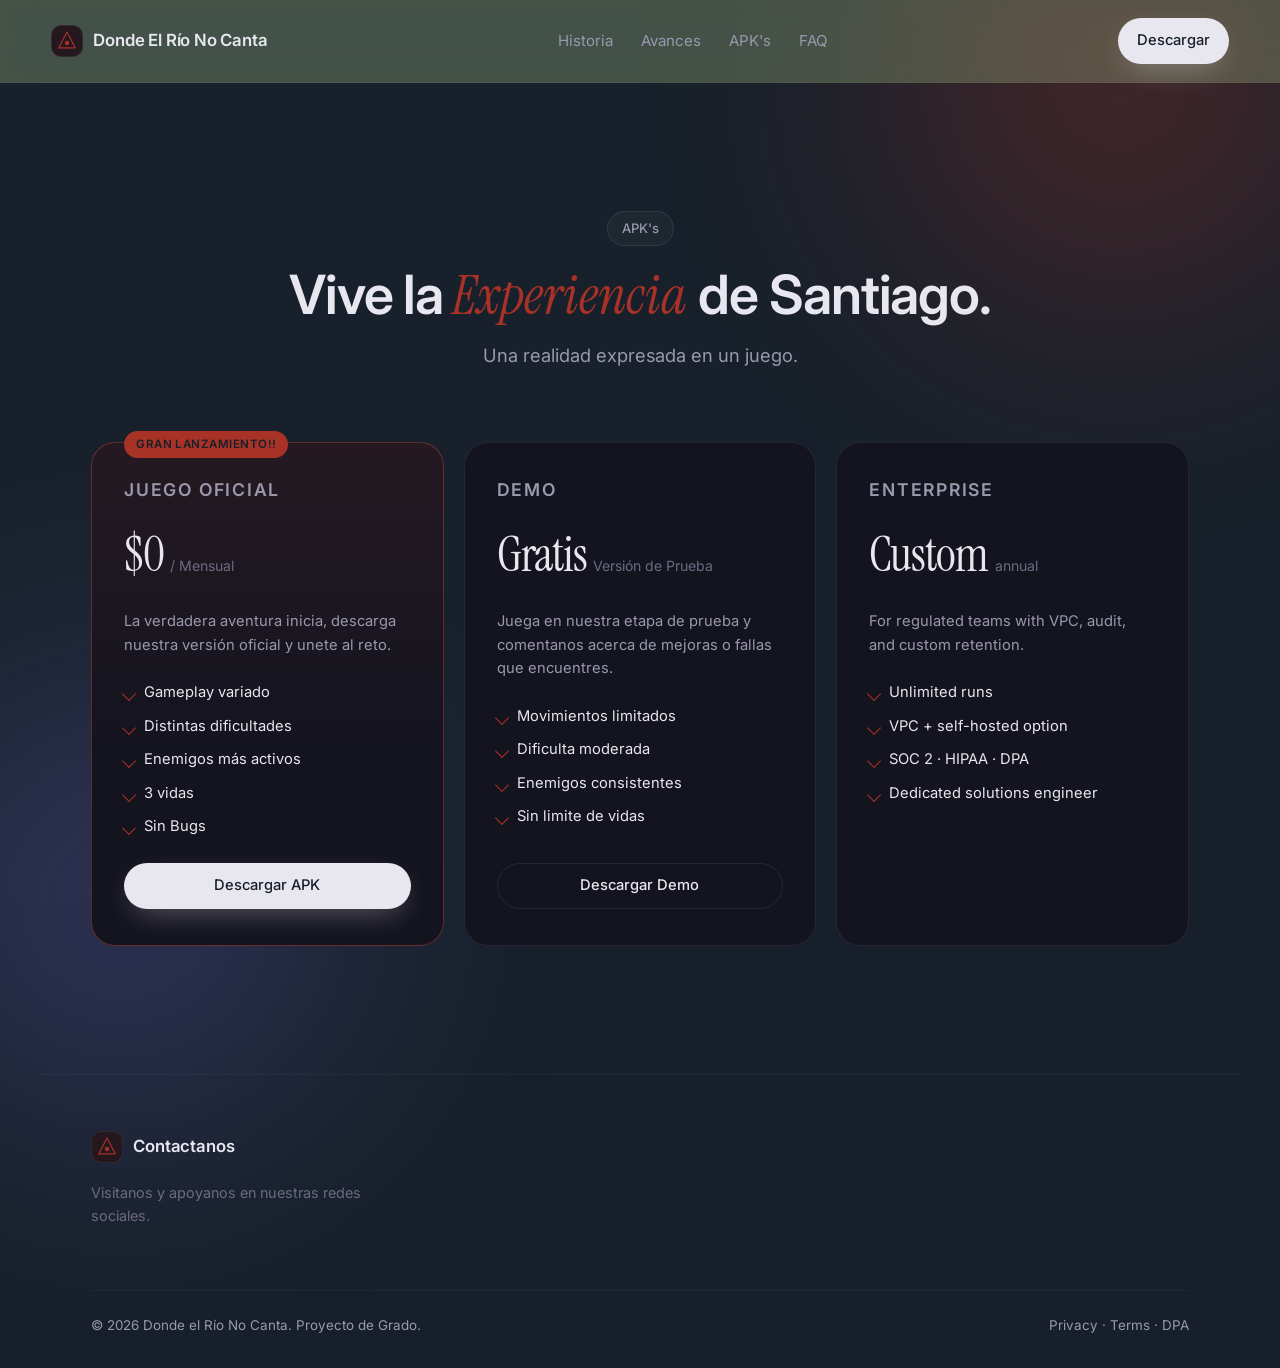
<file: Apk.html>
<!doctype html>
<html lang="es">
<head>
  <meta charset="utf-8" />
  <meta name="viewport" content="width=device-width,initial-scale=1" />
  <meta name="theme-color" content="#0a0a0f" />
  <title>Donde El Río No Canta</title>
  <meta name="description" content="Aurix is a dark, modern single-page HTML template for AI SaaS products. Bento feature grid, editorial hero, gradient glow, and a clean dark palette." />
  <link rel="preconnect" href="https://fonts.googleapis.com" />
  <link rel="preconnect" href="https://fonts.gstatic.com" crossorigin />
  <link rel="stylesheet" href="https://fonts.googleapis.com/css2?family=Instrument+Serif:ital@0;1&family=Inter:wght@400;500;600;700&display=swap" />
  <link rel="stylesheet" href="assets/css/styles.css" />

  <link rel="Icon" href="/assets/img/favicom.ico">

</head>
<body>
  <div class="grain" aria-hidden="true"></div>
  <div class="orb orb-a" aria-hidden="true"></div>
  <div class="orb orb-b" aria-hidden="true"></div>

  <header class="site-header">
    <a class="brand" href="Main.html" aria-label="Aurix home">
      <span class="brand-mark" aria-hidden="true">
        <svg viewBox="0 0 32 32" width="22" height="22" fill="none">
          <path d="M16 3 L28 26 H4 Z" stroke="currentColor" stroke-width="1.6" stroke-linejoin="round" />
          <circle cx="16" cy="19" r="3.2" fill="currentColor" />
        </svg>
      </span>
      <span class="brand-name">Donde El Río No Canta</span>
    </a>
    <nav class="site-nav" aria-label="Main">
      <a href="Historia.html">Historia</a>
      <a href="Avances.html">Avances</a>
      <a href="Apk.html">APK's</a>
      <a href="FAQ.html">FAQ</a>
    </nav>
    <div class="header-cta">
    
      <a class="btn btn-solid" href="Apk.html">Descargar</a>
    </div>
    <button class="menu-toggle" aria-label="Menu" aria-expanded="false">
      <span></span><span></span><span></span>
    </button>
  </header>
  <nav class="site-mobile-nav" aria-label="Mobile">
    <a href="Historia.html">Historia</a>
    <a href="Avances.html">Avances</a>
    <a href="Apk.html">Apk's</a>
    <a href="FAQ.html">FAQ</a>
  </nav>


    <section class="pricing" id="pricing">
      <header class="section-head">
        <p class="eyebrow">APK's</p>
        <h2>Vive la<span class="serif-it"> Experiencia</span> de Santiago.</h2>
        <p class="section-lede">Una realidad expresada en un juego.</p>
      </header>
      <div class="plans">
        
        <article class="plan plan-featured">
          <span class="plan-badge">Gran Lanzamiento!!</span>
          <h3>Juego Oficial</h3>
          <p class="price"><span>$0</span><em>/ Mensual</em></p>
          <p class="plan-lede">La verdadera aventura inicia, descarga nuestra versión oficial y unete al reto.</p>
          <ul>
            <li>Gameplay variado</li>
            <li>Distintas dificultades</li>
            <li>Enemigos más activos</li>
            <li>3 vidas</li>
            <li>Sin Bugs</li>
          </ul>
          <a class="btn btn-solid" href="#">Descargar APK</a>
        </article>
        <article class="plan">
          <h3>Demo</h3>
          <p class="price"><span>Gratis</span><em>Versión de Prueba</em></p>
          <p class="plan-lede">Juega en nuestra etapa de prueba y comentanos acerca de mejoras o fallas que encuentres.</p>
          <ul>
            <li>Movimientos limitados</li>
            <li>Dificulta moderada</li>
            <li>Enemigos consistentes</li>
            <li>Sin limite de vidas</li>
          </ul>
          <a class="btn btn-ghost" href="#">Descargar Demo</a>
        </article>
        <article class="plan">
          <h3>Enterprise</h3>
          <p class="price"><span>Custom</span><em>annual</em></p>
          <p class="plan-lede">For regulated teams with VPC, audit, and custom retention.</p>
          <ul>
            <li>Unlimited runs</li>
            <li>VPC + self-hosted option</li>
            <li>SOC 2 · HIPAA · DPA</li>
            <li>Dedicated solutions engineer</li>
          </ul>
        </article>
      </div>
    </section>

  <footer class="site-footer">
    <div class="footer-grid">
      <div>
        <a class="brand" href="#" aria-label="Aurix home">
          <span class="brand-mark" aria-hidden="true">
            <svg viewBox="0 0 32 32" width="22" height="22" fill="none">
              <path d="M16 3 L28 26 H4 Z" stroke="currentColor" stroke-width="1.6" stroke-linejoin="round" />
              <circle cx="16" cy="19" r="3.2" fill="currentColor" />
            </svg>
          </span>
          <span class="brand-name">Contactanos</span>
        </a>
        <p class="footer-note">Visitanos y apoyanos en nuestras redes sociales.</p>
      </div>
      <div>
        <p class="footer-heading"> </p>
        <ul><li><a href="#features"> </a></li><li><a href="#workflow"> </a></li><li><a href="#pricing"> </a></li><li><a href="#"> </a></li></ul>
      </div>
      <div>
        <p class="footer-heading"> </p>
        <ul><li><a href="#"> </a></li><li><a href="#"> </a></li><li><a href="#"> </a></li><li><a href="#"> </a></li></ul>
      </div>
      <div>
        <p class="footer-heading"> </p>
        <ul><li><a href="#"> </a></li><li><a href="#"> </a></li><li><a href="#"> </a></li><li><a href="#"> </a></li></ul>
      </div>
    </div>
    <div class="footer-bottom">
      <p>© <span id="y"></span> Donde el Río No Canta. Proyecto de Grado.</p>
      <p><a href="#">Privacy</a> · <a href="#">Terms</a> · <a href="#">DPA</a></p>
    </div>
  </footer>

  <script src="assets/js/main.js" defer></script>
</body>
</html>
</file>
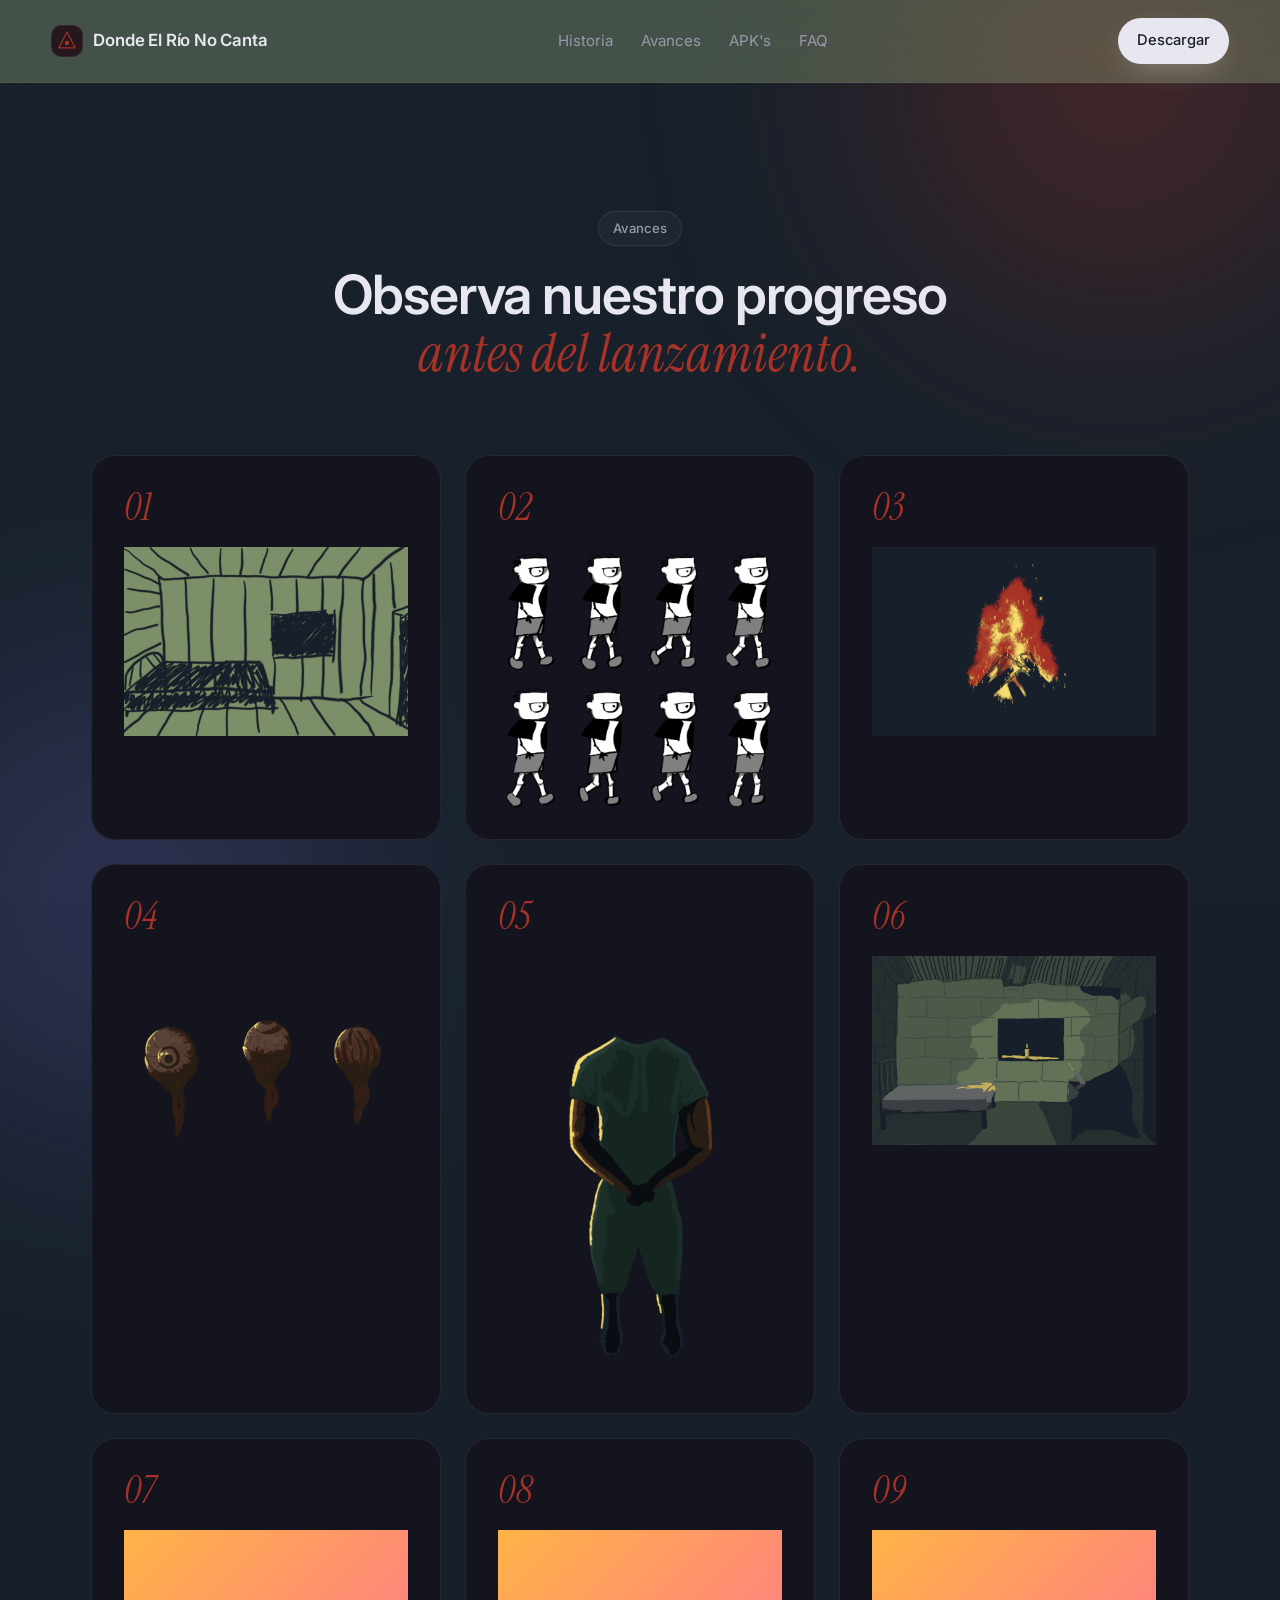
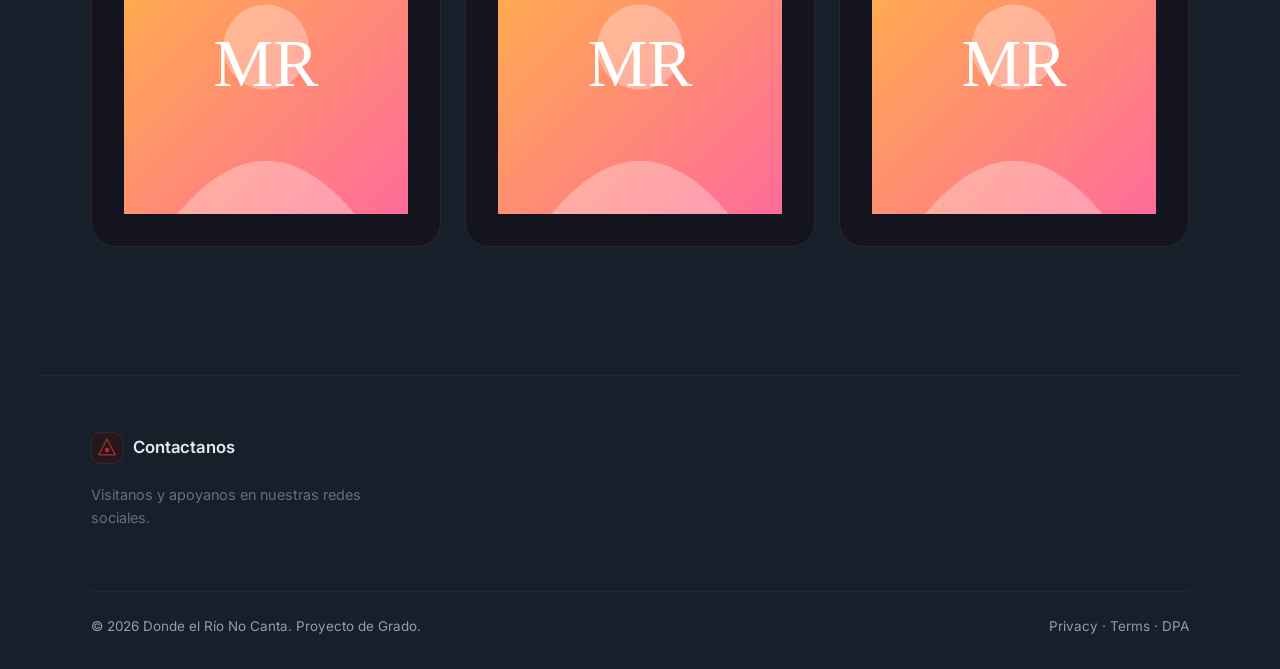
<file: Avances.html>
<!doctype html>
<html lang="es">
<head>
  <meta charset="utf-8" />
  <meta name="viewport" content="width=device-width,initial-scale=1" />
  <meta name="theme-color" content="#0a0a0f" />
  <title>Donde El Río No Canta</title>
  <meta name="description" content="Aurix is a dark, modern single-page HTML template for AI SaaS products. Bento feature grid, editorial hero, gradient glow, and a clean dark palette." />
  <link rel="preconnect" href="https://fonts.googleapis.com" />
  <link rel="preconnect" href="https://fonts.gstatic.com" crossorigin />
  <link rel="stylesheet" href="https://fonts.googleapis.com/css2?family=Instrument+Serif:ital@0;1&family=Inter:wght@400;500;600;700&display=swap" />
  <link rel="stylesheet" href="assets/css/styles.css" />

  <link rel="Icon" href="/assets/img/favicom.ico">

</head>
<body>
  <div class="grain" aria-hidden="true"></div>
  <div class="orb orb-a" aria-hidden="true"></div>
  <div class="orb orb-b" aria-hidden="true"></div>

  <header class="site-header">
    <a class="brand" href="Main.html" aria-label="Aurix home">
      <span class="brand-mark" aria-hidden="true">
        <svg viewBox="0 0 32 32" width="22" height="22" fill="none">
          <path d="M16 3 L28 26 H4 Z" stroke="currentColor" stroke-width="1.6" stroke-linejoin="round" />
          <circle cx="16" cy="19" r="3.2" fill="currentColor" />
        </svg>
      </span>
      <span class="brand-name">Donde El Río No Canta</span>
    </a>
    <nav class="site-nav" aria-label="Main">
      <a href="Historia.html">Historia</a>
      <a href="Avances.html">Avances</a>
      <a href="Apk.html">APK's</a>
      <a href="FAQ.html">FAQ</a>
    </nav>
    <div class="header-cta">
    
      <a class="btn btn-solid" href="Apk.html">Descargar</a>
    </div>
    <button class="menu-toggle" aria-label="Menu" aria-expanded="false">
      <span></span><span></span><span></span>
    </button>
  </header>
  <nav class="site-mobile-nav" aria-label="Mobile">
    <a href="Historia.html">Historia</a>
    <a href="Avances.html">Avances</a>
    <a href="Apk.html">Apk's</a>
    <a href="FAQ.html">FAQ</a>
  </nav>
  </header>
  

    <section class="workflow" id="workflow">
      <header class="section-head">
        <p class="eyebrow">Avances</p>
        <h2>Observa nuestro progreso <span class="serif-it">antes del lanzamiento.</span></h2>
      </header>
      <ol class="steps">
        <li>
          <span class="step-num">01</span>
          <img src="/assets/img/fondo 1 piloto.png" alt="Fondo-1">
        </li>
        <li>
          <span class="step-num">02</span>
          <img src="/assets/img/sprits2.0 - Recortado.png" alt="Sprits">
        </li>
        <li>
          <span class="step-num">03</span>
          <img src="/assets/img/fondo de inicio.png" alt="Main-Menu">
        </li>
        <li>
          <span class="step-num">04</span>
          <img src="/assets/img/Ojo de Enemigo.png" alt="Ojo Enemigo">
        </li>
        <li>
          <span class="step-num">05</span>
          <img src="/assets/img/Cuerpo Enemigo-1.png" alt="Cuerpo Enemigo-1">
        </li>
        <li>
          <span class="step-num">06</span>
          <img src="/assets/img/Fondo 1 - Terminado.png" alt="Fondo-1 (Terminado)">
        </li>
        <li>
          <span class="step-num">07</span>
          <img src="/assets/img/avatar-1.svg" alt="Ojo Enemigo">
        </li>
        <li>
          <span class="step-num">08</span>
          <img src="/assets/img/avatar-1.svg" alt="Cuerpo Enemigo-1">
        </li>
        <li>
          <span class="step-num">09</span>
          <img src="/assets/img/avatar-1.svg" alt="Fondo-1 (Terminado)">
        </li>
      </ol>
    </section>

    <footer class="site-footer">
    <div class="footer-grid">
      <div>
        <a class="brand" href="#" aria-label="Aurix home">
          <span class="brand-mark" aria-hidden="true">
            <svg viewBox="0 0 32 32" width="22" height="22" fill="none">
              <path d="M16 3 L28 26 H4 Z" stroke="currentColor" stroke-width="1.6" stroke-linejoin="round" />
              <circle cx="16" cy="19" r="3.2" fill="currentColor" />
            </svg>
          </span>
          <span class="brand-name">Contactanos</span>
        </a>
        <p class="footer-note">Visitanos y apoyanos en nuestras redes sociales.</p>
      </div>
      <div>
        <p class="footer-heading"> </p>
        <ul><li><a href="#features"> </a></li><li><a href="#workflow"> </a></li><li><a href="#pricing"> </a></li><li><a href="#"> </a></li></ul>
      </div>
      <div>
        <p class="footer-heading"> </p>
        <ul><li><a href="#"> </a></li><li><a href="#"> </a></li><li><a href="#"> </a></li><li><a href="#"> </a></li></ul>
      </div>
      <div>
        <p class="footer-heading"> </p>
        <ul><li><a href="#"> </a></li><li><a href="#"> </a></li><li><a href="#"> </a></li><li><a href="#"> </a></li></ul>
      </div>
    </div>
    <div class="footer-bottom">
      <p>© <span id="y"></span> Donde el Río No Canta. Proyecto de Grado.</p>
      <p><a href="#">Privacy</a> · <a href="#">Terms</a> · <a href="#">DPA</a></p>
    </div>
  </footer>

  <script src="assets/js/main.js" defer></script>
</body>
</html>
</file>
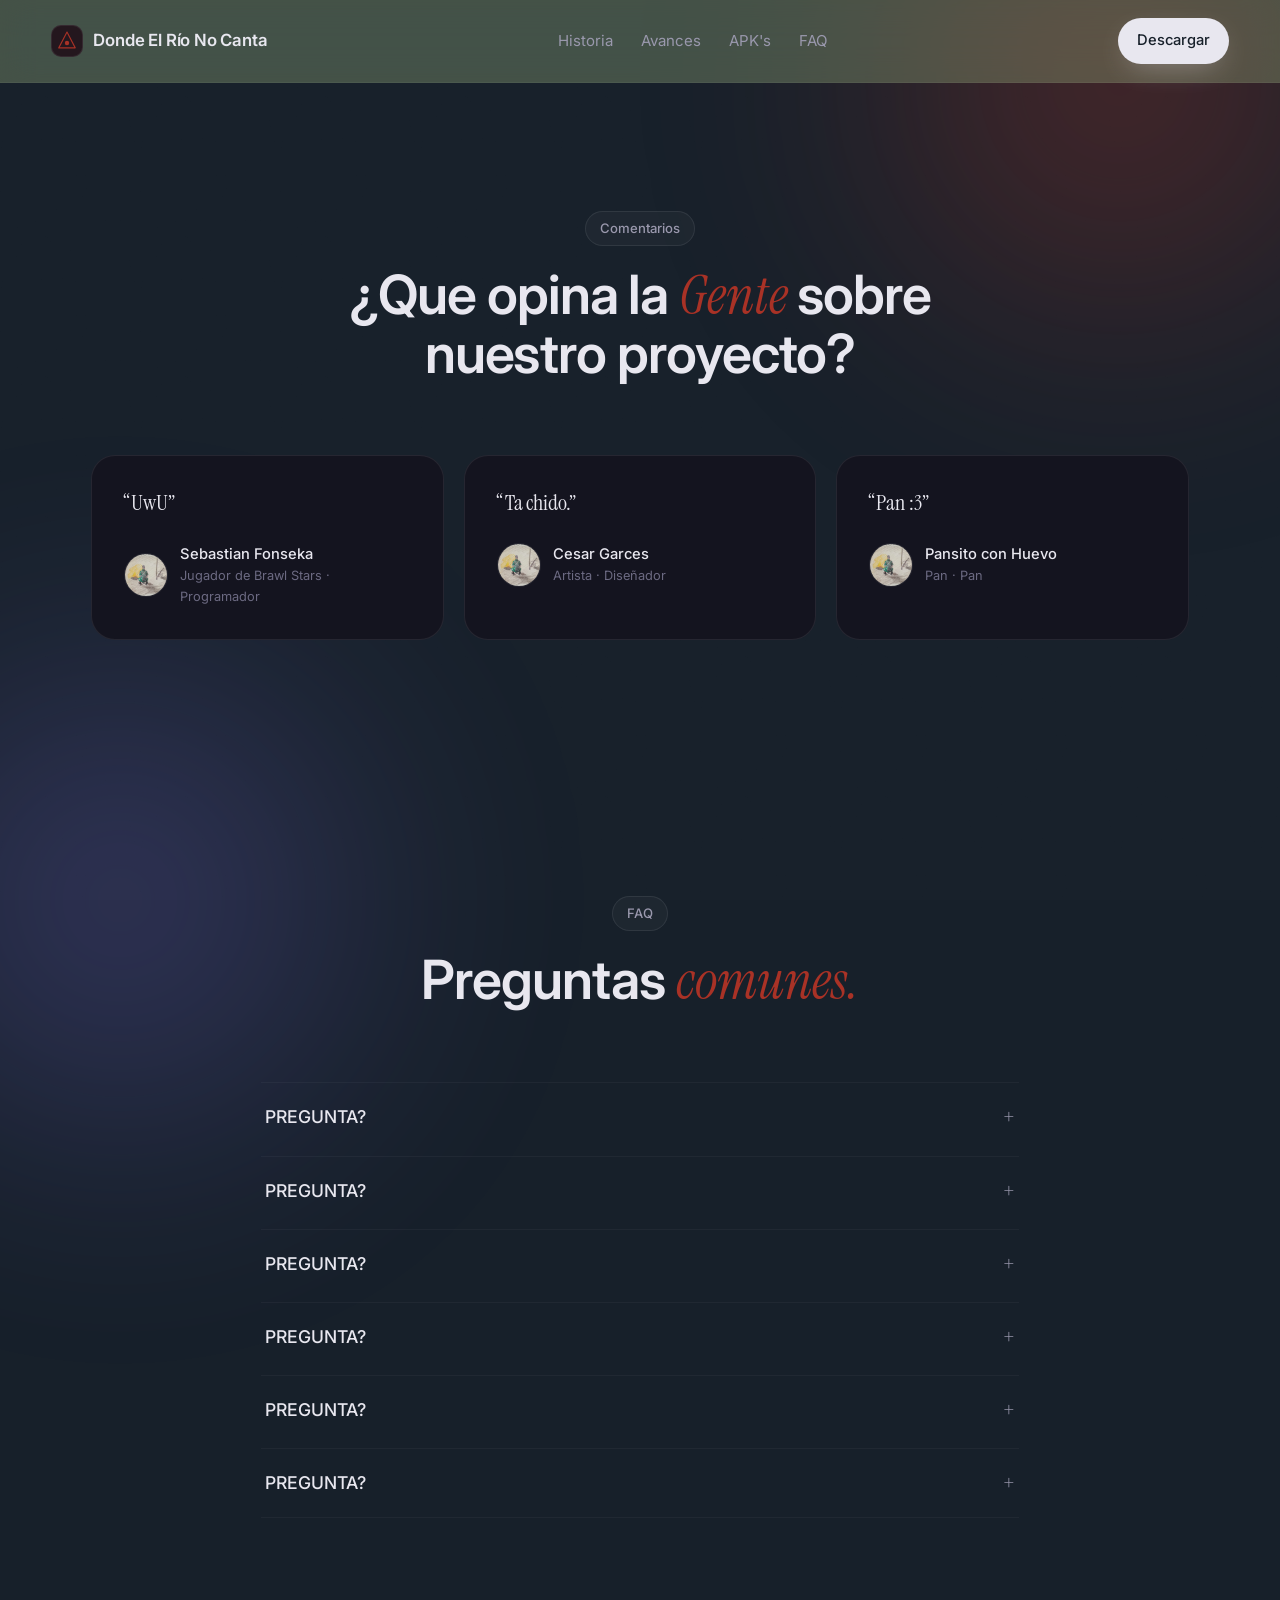
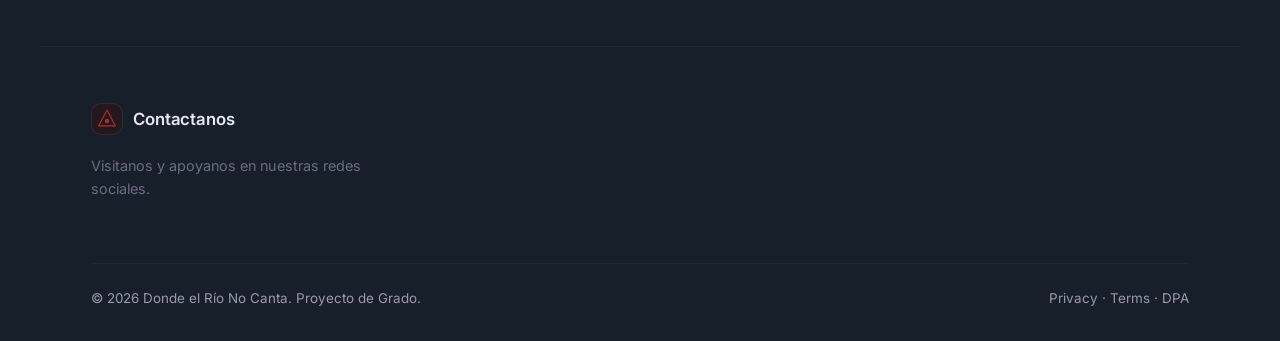
<file: FAQ.html>
<!doctype html>
<html lang="es">
<head>
  <meta charset="utf-8" />
  <meta name="viewport" content="width=device-width,initial-scale=1" />
  <meta name="theme-color" content="#0a0a0f" />
  <title>Donde El Río No Canta</title>
  <meta name="description" content="Aurix is a dark, modern single-page HTML template for AI SaaS products. Bento feature grid, editorial hero, gradient glow, and a clean dark palette." />
  <link rel="preconnect" href="https://fonts.googleapis.com" />
  <link rel="preconnect" href="https://fonts.gstatic.com" crossorigin />
  <link rel="stylesheet" href="https://fonts.googleapis.com/css2?family=Instrument+Serif:ital@0;1&family=Inter:wght@400;500;600;700&display=swap" />
  <link rel="stylesheet" href="assets/css/styles.css" />

  <link rel="Icon" href="/assets/img/favicom.ico">

</head>
<body>
  <div class="grain" aria-hidden="true"></div>
  <div class="orb orb-a" aria-hidden="true"></div>
  <div class="orb orb-b" aria-hidden="true"></div>

  <header class="site-header">
    <a class="brand" href="Main.html" aria-label="Aurix home">
      <span class="brand-mark" aria-hidden="true">
        <svg viewBox="0 0 32 32" width="22" height="22" fill="none">
          <path d="M16 3 L28 26 H4 Z" stroke="currentColor" stroke-width="1.6" stroke-linejoin="round" />
          <circle cx="16" cy="19" r="3.2" fill="currentColor" />
        </svg>
      </span>
      <span class="brand-name">Donde El Río No Canta</span>
    </a>
    <nav class="site-nav" aria-label="Main">
      <a href="Historia.html">Historia</a>
      <a href="Avances.html">Avances</a>
      <a href="Apk.html">APK's</a>
      <a href="FAQ.html">FAQ</a>
    </nav>
    <div class="header-cta">
    
      <a class="btn btn-solid" href="Apk.html">Descargar</a>
    </div>
    <button class="menu-toggle" aria-label="Menu" aria-expanded="false">
      <span></span><span></span><span></span>
    </button>
  </header>
  <nav class="site-mobile-nav" aria-label="Mobile">
    <a href="Historia.html">Historia</a>
    <a href="Avances.html">Avances</a>
    <a href="Apk.html">Apk's</a>
    <a href="FAQ.html">FAQ</a>
  </nav>
  

    <section class="quotes">
      <header class="section-head">
        <p class="eyebrow">Comentarios</p>
        <h2>¿Que opina la <span class="serif-it">Gente </span>sobre nuestro proyecto?</h2>
      </header>
      <div class="quote-grid">
        <blockquote>
          <p>“UwU”</p>
          <footer>
            <!-- REPLACE: headshot · 160×160 · square -->
            <img src="/assets/img/hero-product.jpeg" alt="Maya Rowe" width="48" height="48" loading="lazy" />
            <cite>Sebastian Fonseka<span>Jugador de Brawl Stars · Programador</span></cite>
          </footer>
        </blockquote>
        <blockquote>
          <p>“Ta chido.”</p>
          <footer>
            <!-- REPLACE: headshot · 160×160 · square -->
            <img src="assets/img/hero-product.jpeg" alt="Devon Park" width="48" height="48" loading="lazy" />
            <cite>Cesar Garces<span>Artista · Diseñador</span></cite>
          </footer>
        </blockquote>
        <blockquote>
          <p>“Pan :3”</p>
          <footer>
            <!-- REPLACE: headshot · 160×160 · square -->
            <img src="assets/img/hero-product.jpeg" alt="Priya Mehta" width="48" height="48" loading="lazy" />
            <cite>Pansito con Huevo<span>Pan · Pan</span></cite>
          </footer>
        </blockquote>
      </div>
    </section>

    

    <section class="faq" id="faq">
      <header class="section-head">
        <p class="eyebrow">FAQ</p>
        <h2>Preguntas <span class="serif-it">comunes.</span></h2>
      </header>
      <div class="faq-list">
        <details>
          <summary>PREGUNTA?</summary>
          <p>Respuesta</p>
        </details>
        <details>
          <summary>PREGUNTA?</summary>
          <p>Respuesta</p>
        </details>
        <details>
          <summary>PREGUNTA?</summary>
          <p>Respuesta</p>
        </details>
        <details>
          <summary>PREGUNTA?</summary>
          <p>Respuesta</p>
        </details>
        <details>
          <summary>PREGUNTA?</summary>
          <p>Respuesta</p>
        </details>
        <details>
          <summary>PREGUNTA?</summary>
          <p>Respuesta</p>
        </details>
      </div>
    </section>
  </main>

  <footer class="site-footer">
    <div class="footer-grid">
      <div>
        <a class="brand" href="#" aria-label="Aurix home">
          <span class="brand-mark" aria-hidden="true">
            <svg viewBox="0 0 32 32" width="22" height="22" fill="none">
              <path d="M16 3 L28 26 H4 Z" stroke="currentColor" stroke-width="1.6" stroke-linejoin="round" />
              <circle cx="16" cy="19" r="3.2" fill="currentColor" />
            </svg>
          </span>
          <span class="brand-name">Contactanos</span>
        </a>
        <p class="footer-note">Visitanos y apoyanos en nuestras redes sociales.</p>
      </div>
      <div>
        <p class="footer-heading"> </p>
        <ul><li><a href="#features"> </a></li><li><a href="#workflow"> </a></li><li><a href="#pricing"> </a></li><li><a href="#"> </a></li></ul>
      </div>
      <div>
        <p class="footer-heading"> </p>
        <ul><li><a href="#"> </a></li><li><a href="#"> </a></li><li><a href="#"> </a></li><li><a href="#"> </a></li></ul>
      </div>
      <div>
        <p class="footer-heading"> </p>
        <ul><li><a href="#"> </a></li><li><a href="#"> </a></li><li><a href="#"> </a></li><li><a href="#"> </a></li></ul>
      </div>
    </div>
    <div class="footer-bottom">
      <p>© <span id="y"></span> Donde el Río No Canta. Proyecto de Grado.</p>
      <p><a href="#">Privacy</a> · <a href="#">Terms</a> · <a href="#">DPA</a></p>
    </div>
  </footer>

  <script src="assets/js/main.js" defer></script>
</body>
</html>
</file>
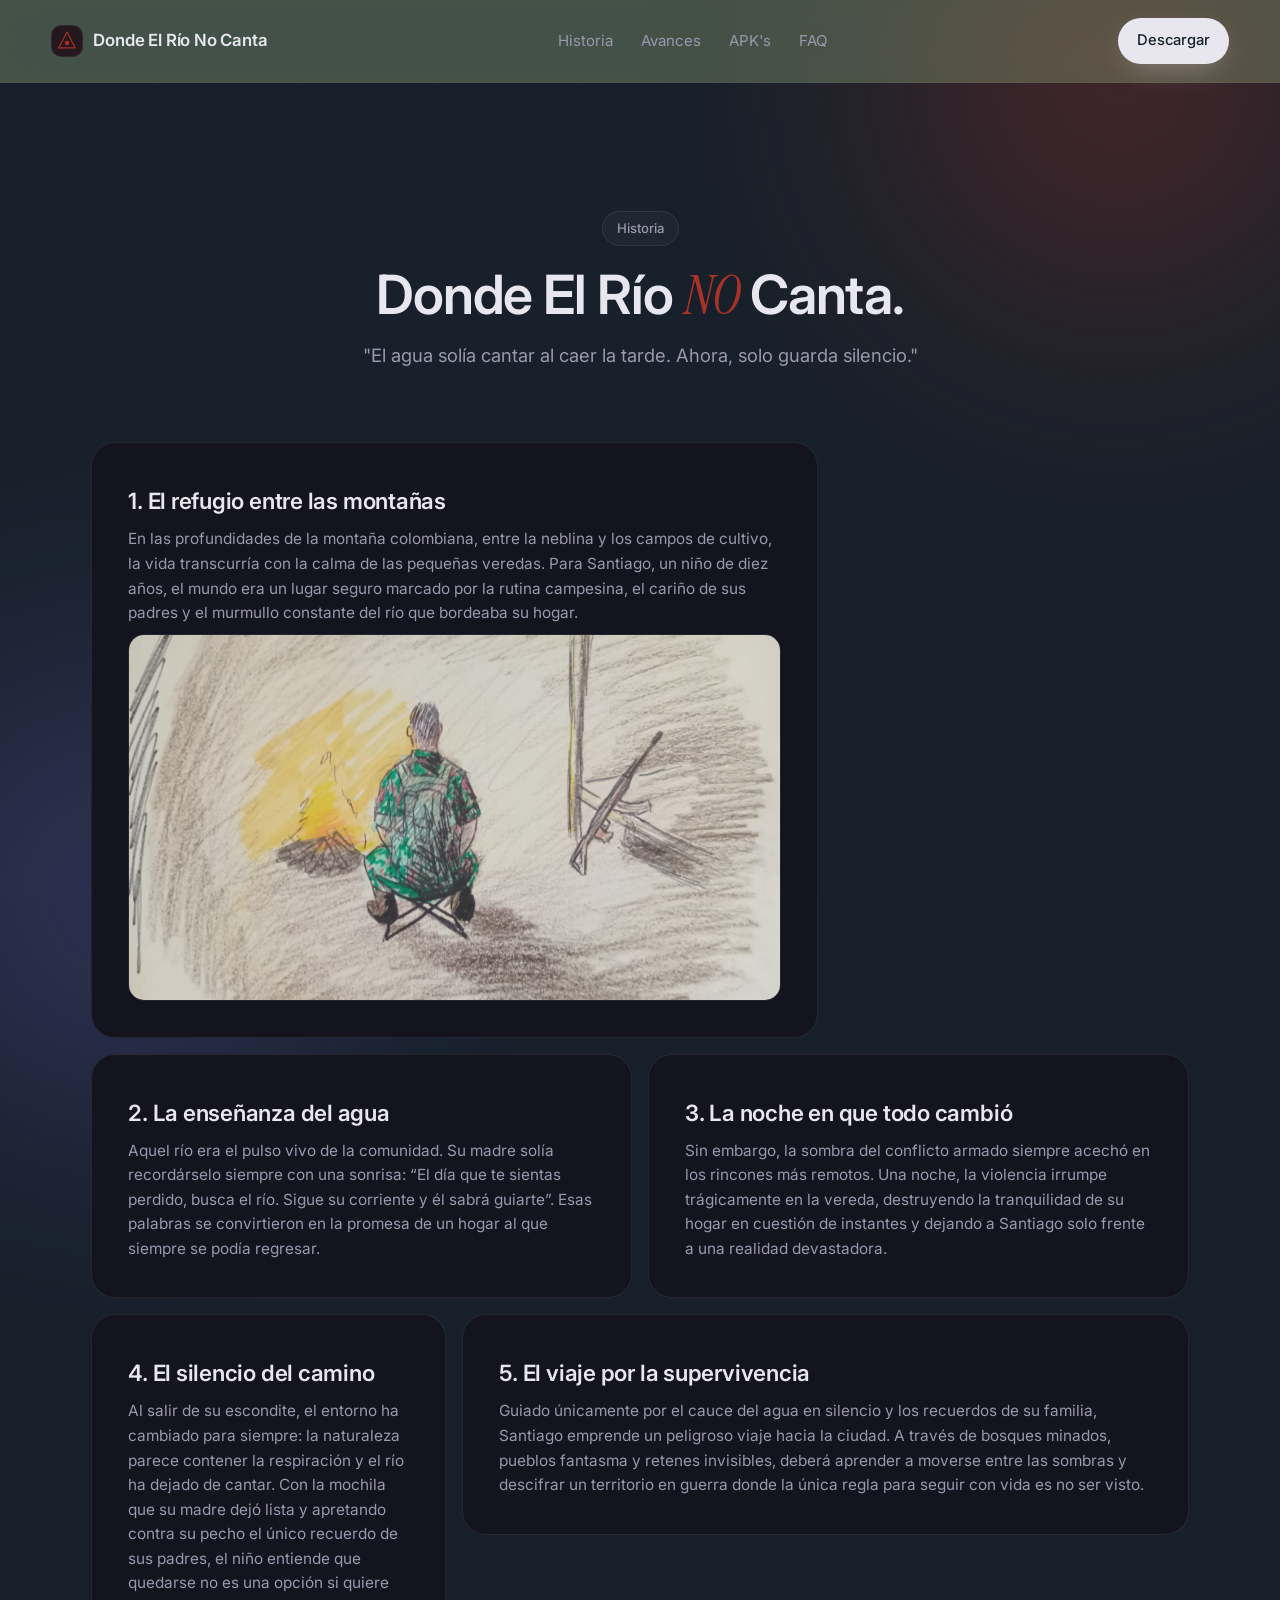
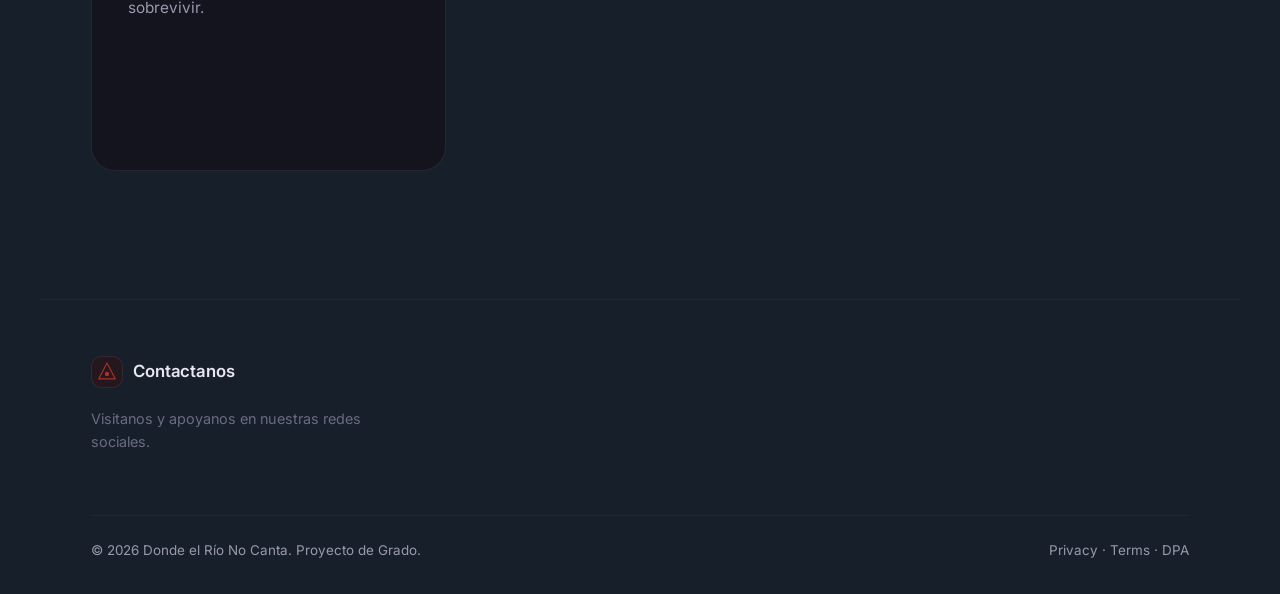
<file: Historia.html>
<!doctype html>
<html lang="es">
<head>
  <meta charset="utf-8" />
  <meta name="viewport" content="width=device-width,initial-scale=1" />
  <meta name="theme-color" content="#0a0a0f" />
  <title>Donde El Río No Canta</title>
  <meta name="description" content="Aurix is a dark, modern single-page HTML template for AI SaaS products. Bento feature grid, editorial hero, gradient glow, and a clean dark palette." />
  <link rel="preconnect" href="https://fonts.googleapis.com" />
  <link rel="preconnect" href="https://fonts.gstatic.com" crossorigin />
  <link rel="stylesheet" href="https://fonts.googleapis.com/css2?family=Instrument+Serif:ital@0;1&family=Inter:wght@400;500;600;700&display=swap" />
  <link rel="stylesheet" href="assets/css/styles.css" />

  <link rel="Icon" href="/assets/img/favicom.ico">

</head>
<body>
  
  <div class="grain" aria-hidden="true"></div>
  <div class="orb orb-a" aria-hidden="true"></div>
  <div class="orb orb-b" aria-hidden="true"></div>

  <header class="site-header">
    <a class="brand" href="Main.html" aria-label="Aurix home">
      <span class="brand-mark" aria-hidden="true">
        <svg viewBox="0 0 32 32" width="22" height="22" fill="none">
          <path d="M16 3 L28 26 H4 Z" stroke="currentColor" stroke-width="1.6" stroke-linejoin="round" />
          <circle cx="16" cy="19" r="3.2" fill="currentColor" />
        </svg>
      </span>
      <span class="brand-name">Donde El Río No Canta</span>
    </a>
    <nav class="site-nav" aria-label="Main">
      <a href="Historia.html">Historia</a>
      <a href="Avances.html">Avances</a>
      <a href="Apk.html">APK's</a>
      <a href="FAQ.html">FAQ</a>
    </nav>
    <div class="header-cta">
    
      <a class="btn btn-solid" href="Apk.html">Descargar</a>
    </div>
    <button class="menu-toggle" aria-label="Menu" aria-expanded="false">
      <span></span><span></span><span></span>
    </button>
  </header>
  <nav class="site-mobile-nav" aria-label="Mobile">
    <a href="Historia.html">Historia</a>
    <a href="Avances.html">Avances</a>
    <a href="Apk.html">Apk's</a>
    <a href="FAQ.html">FAQ</a>
  </nav>

    <section class="features" id="features">
      <header class="section-head">
        <p class="eyebrow">Historia</p>
        <h2>Donde El Río <span class="serif-it">NO </span>Canta.</h2>
        <p class="section-lede">"El agua solía cantar al caer la tarde. Ahora, solo guarda silencio."</p>
      </header>

      <div class="bento">
        <article class="bento-cell cell-wide">
          <p class="cell-kicker"></p>
          <h3>1. El refugio entre las montañas</h3>
          <p>En las profundidades de la montaña colombiana, entre la neblina y los campos de cultivo, la vida transcurría con la calma de las pequeñas veredas. Para Santiago, un niño de diez años, el mundo era un lugar seguro marcado por la rutina campesina, el cariño de sus padres y el murmullo constante del río que bordeaba su hogar.</p>
          <!-- REPLACE: feature screenshot · 960×540 · WebP/JPG -->
          <img class="cell-shot" src="assets/img/hero-product.jpeg" alt="Aurix context engine interface" width="960" height="540" loading="lazy" />
        </article>
        <article class="bento-cell">
          <p class="cell-kicker"></p>
          <h3>2. La enseñanza del agua  </h3>
          <p>Aquel río era el pulso vivo de la comunidad. Su madre solía recordárselo siempre con una sonrisa: “El día que te sientas perdido, busca el río. Sigue su corriente y él sabrá guiarte”. Esas palabras se convirtieron en la promesa de un hogar al que siempre se podía regresar.</p>
        </article>
        <article class="bento-cell">
          <p class="cell-kicker"></p>
          <h3>3. La noche en que todo cambió</h3>
          <p>Sin embargo, la sombra del conflicto armado siempre acechó en los rincones más remotos. Una noche, la violencia irrumpe trágicamente en la vereda, destruyendo la tranquilidad de su hogar en cuestión de instantes y dejando a Santiago solo frente a una realidad devastadora.</p>
        </article>
        <article class="bento-cell cell-tall">
          <p class="cell-kicker"></p>
          <h3>4. El silencio del camino</h3>
          <p>Al salir de su escondite, el entorno ha cambiado para siempre: la naturaleza parece contener la respiración y el río ha dejado de cantar. Con la mochila que su madre dejó lista y apretando contra su pecho el único recuerdo de sus padres, el niño entiende que quedarse no es una opción si quiere sobrevivir.</p>
        </article>
        <article class="bento-cell cell-wide">
          <p class="cell-kicker"></p>
          <h3>5. El viaje por la supervivencia</h3>
          <p>Guiado únicamente por el cauce del agua en silencio y los recuerdos de su familia, Santiago emprende un peligroso viaje hacia la ciudad. A través de bosques minados, pueblos fantasma y retenes invisibles, deberá aprender a moverse entre las sombras y descifrar un territorio en guerra donde la única regla para seguir con vida es no ser visto.</p>
        </article>
      </div>
    </section>

   <footer class="site-footer">
    <div class="footer-grid">
      <div>
        <a class="brand" href="#" aria-label="Aurix home">
          <span class="brand-mark" aria-hidden="true">
            <svg viewBox="0 0 32 32" width="22" height="22" fill="none">
              <path d="M16 3 L28 26 H4 Z" stroke="currentColor" stroke-width="1.6" stroke-linejoin="round" />
              <circle cx="16" cy="19" r="3.2" fill="currentColor" />
            </svg>
          </span>
          <span class="brand-name">Contactanos</span>
        </a>
        <p class="footer-note">Visitanos y apoyanos en nuestras redes sociales.</p>
      </div>
      <div>
        <p class="footer-heading"> </p>
        <ul><li><a href="#features"> </a></li><li><a href="#workflow"> </a></li><li><a href="#pricing"> </a></li><li><a href="#"> </a></li></ul>
      </div>
      <div>
        <p class="footer-heading"> </p>
        <ul><li><a href="#"> </a></li><li><a href="#"> </a></li><li><a href="#"> </a></li><li><a href="#"> </a></li></ul>
      </div>
      <div>
        <p class="footer-heading"> </p>
        <ul><li><a href="#"> </a></li><li><a href="#"> </a></li><li><a href="#"> </a></li><li><a href="#"> </a></li></ul>
      </div>
    </div>
    <div class="footer-bottom">
      <p>© <span id="y"></span> Donde el Río No Canta. Proyecto de Grado.</p>
      <p><a href="#">Privacy</a> · <a href="#">Terms</a> · <a href="#">DPA</a></p>
    </div>
  </footer>

  <script src="assets/js/main.js" defer></script>
</body>
</html>
</file>
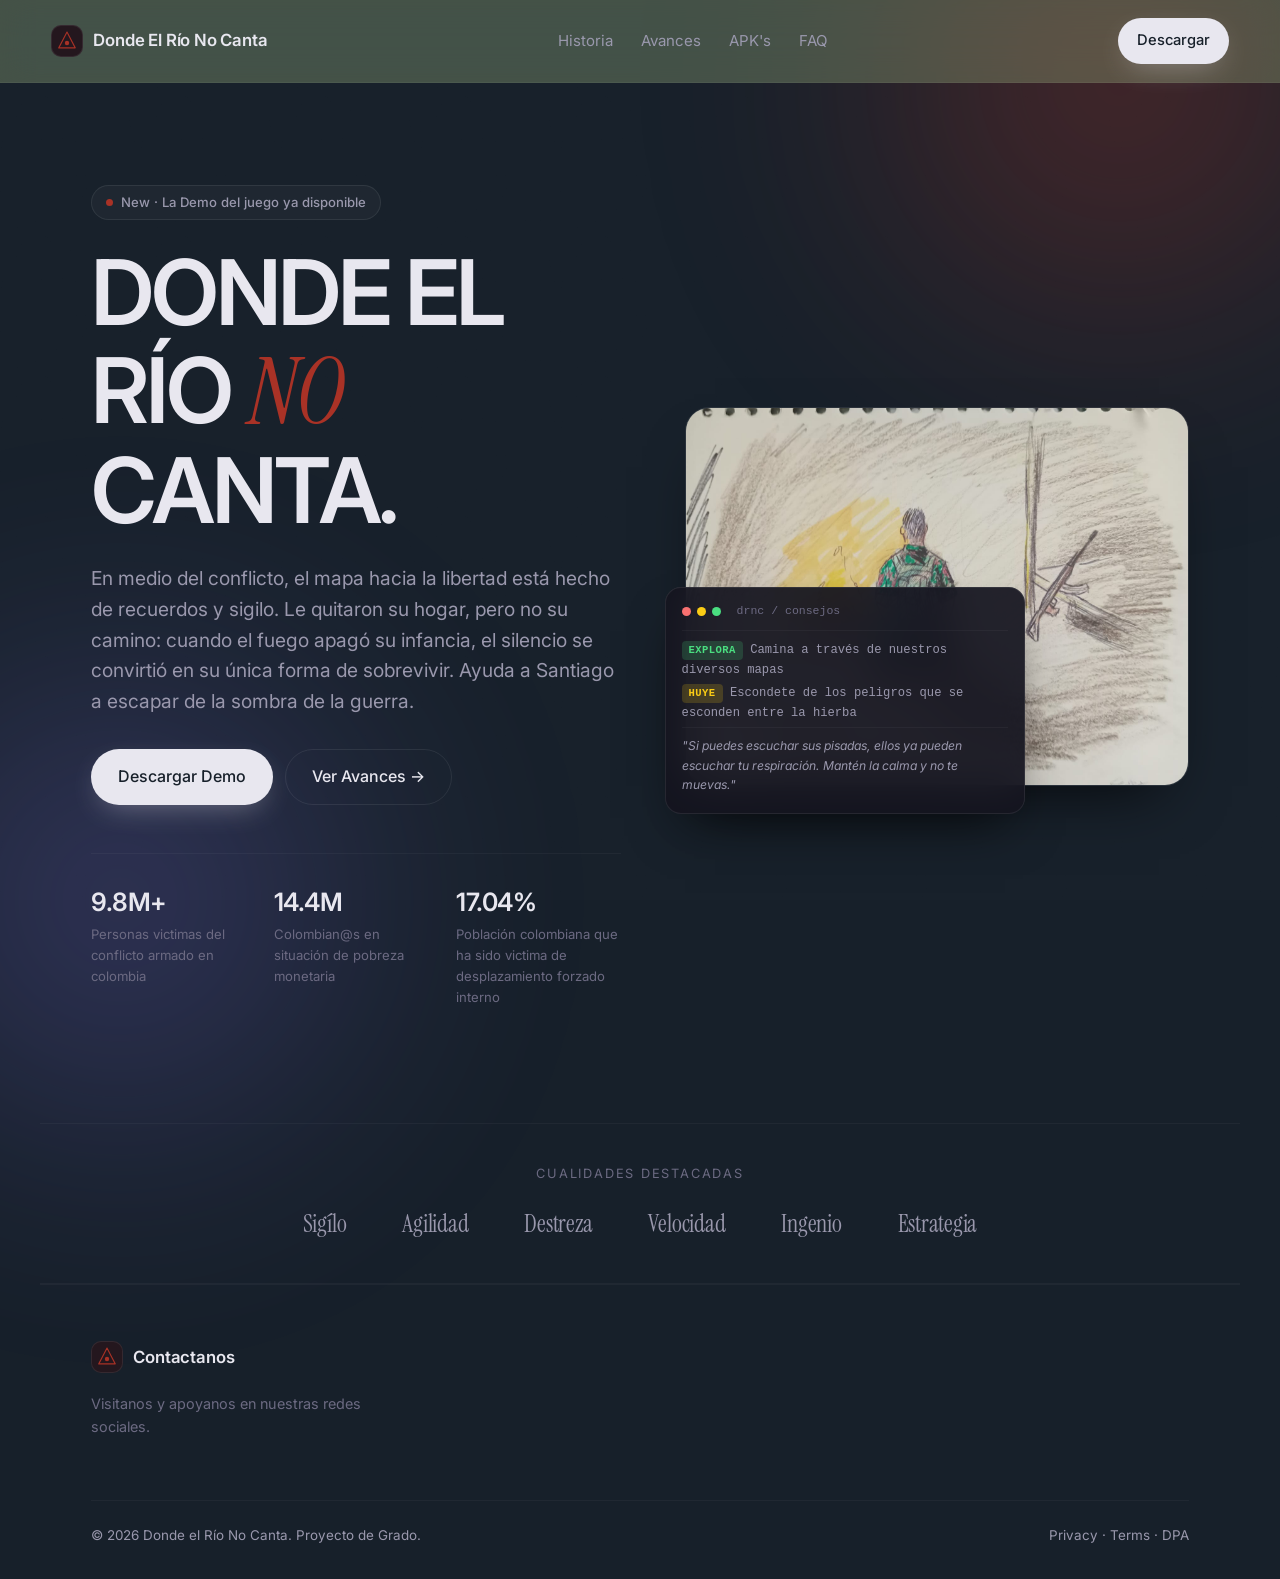
<file: Main.html>
<!doctype html>
<html lang="es">
<head>
  <meta charset="utf-8" />
  <meta name="viewport" content="width=device-width,initial-scale=1" />
  <meta name="theme-color" content="#0a0a0f" />
  <title>Donde El Río No Canta</title>
  <meta name="description" content="Aurix is a dark, modern single-page HTML template for AI SaaS products. Bento feature grid, editorial hero, gradient glow, and a clean dark palette." />
  <link rel="preconnect" href="https://fonts.googleapis.com" />
  <link rel="preconnect" href="https://fonts.gstatic.com" crossorigin />
  <link rel="stylesheet" href="https://fonts.googleapis.com/css2?family=Instrument+Serif:ital@0;1&family=Inter:wght@400;500;600;700&display=swap" />
  <link rel="stylesheet" href="assets/css/styles.css" />

  <link rel="Icon" href="assets/img/favicom.ico">

</head>
<body>
  <div class="grain" aria-hidden="true"></div>
  <div class="orb orb-a" aria-hidden="true"></div>
  <div class="orb orb-b" aria-hidden="true"></div>

  <header class="site-header">
    <a class="brand" href="Main.html" aria-label="Aurix home">
      <span class="brand-mark" aria-hidden="true">
        <svg viewBox="0 0 32 32" width="22" height="22" fill="none">
          <path d="M16 3 L28 26 H4 Z" stroke="currentColor" stroke-width="1.6" stroke-linejoin="round" />
          <circle cx="16" cy="19" r="3.2" fill="currentColor" />
        </svg>
      </span>
      <span  class="brand-name">Donde El Río No Canta</span>
    </a>
    <nav class="site-nav" aria-label="Main">
      <a href="Historia.html">Historia</a>
      <a href="Avances.html">Avances</a>
      <a href="Apk.html">APK's</a>
      <a href="FAQ.html">FAQ</a>
      
    </nav>
    <div class="header-cta">
    
      <a class="btn btn-solid" href="Apk.html">Descargar</a>
    </div>
    <button class="menu-toggle" aria-label="Menu" aria-expanded="false">
      <span></span><span></span><span></span>
    </button>
  </header>
  <nav class="site-mobile-nav" aria-label="Mobile">
    <a href="Historia.html">Historia</a>
    <a href="Avances.html">Avances</a>
    <a href="Apk.html">Apk's</a>
    <a href="FAQ.html">FAQ</a>
  </nav>

  <main>
    <section class="hero">
      <div class="hero-inner">
        <p class="eyebrow"><span class="pulse"></span>New · La Demo del juego ya disponible</p>
        <h1 class="hero-title">
          DONDE EL RÍO
          <span class="serif-it">NO</span>
          <br />CANTA.
        </h1>
        <p class="hero-sub">En medio del conflicto, el mapa hacia la libertad está hecho de recuerdos y sigilo. Le quitaron su hogar, pero no su camino: cuando el fuego apagó su infancia, el silencio se convirtió en su única forma de sobrevivir. Ayuda a Santiago a escapar de la sombra de la guerra.</p>
        <div class="hero-actions">
          <a class="btn btn-solid btn-lg" href="Apk.html">Descargar Demo</a>
          <a class="btn btn-ghost btn-lg" href="Avances.html">Ver Avances →</a>
        </div>
        <ul class="hero-proof">
          <li><strong>9.8M+</strong><span>Personas victimas del conflicto armado en colombia </span></li>
          <li><strong>14.4M</strong><span>Colombian@s en situación de pobreza monetaria</span></li>
          <li><strong>17.04%</strong><span>Población colombiana que ha sido victima de desplazamiento forzado interno</span></li>
        </ul>
      </div>
      <div class="hero-visual">
        <!-- REPLACE: product screenshot · 1280×800 · WebP/JPG -->
        <img class="hero-shot" src="assets/img/hero-product.jpeg" alt="Aurix product dashboard preview" width="1280" height="800" />
        <div class="hero-card" aria-hidden="true">
          <div class="hero-card-row">
            <span class="dot dot-r"></span><span class="dot dot-a"></span><span class="dot dot-g"></span>
            <span class="hero-card-title">drnc / consejos</span>
          </div>
          <div class="hero-card-body">
            <p><span class="tag tag-ok">explora</span> Camina a través de nuestros diversos mapas</p>
            <p><span class="tag tag-warn">huye</span> Escondete de los peligros que se esconden entre la hierba</p>
            <p class="hero-card-output">"Si puedes escuchar sus pisadas, ellos ya pueden escuchar tu respiración. Mantén la calma y no te muevas."</p>
          </div>
        </div>
      </div>
    </section>

    <section class="logos" aria-label="Featured in">
      <p class="logos-label">Cualidades Destacadas</p>
      <ul>
        <li>Sigílo</li><li>Agilidad</li><li>Destreza</li><li>Velocidad</li><li>Ingenio</li><li>Estrategia</li>
      </ul>
    </section>

   
  <footer class="site-footer">
    <div class="footer-grid">
      <div>
        <a class="brand" href="#" aria-label="Aurix home">
          <span class="brand-mark" aria-hidden="true">
            <svg viewBox="0 0 32 32" width="22" height="22" fill="none">
              <path d="M16 3 L28 26 H4 Z" stroke="currentColor" stroke-width="1.6" stroke-linejoin="round" />
              <circle cx="16" cy="19" r="3.2" fill="currentColor" />
            </svg>
          </span>
          <span class="brand-name">Contactanos</span>
        </a>
        <p class="footer-note">Visitanos y apoyanos en nuestras redes sociales.</p>
      </div>
      <div>
        <p class="footer-heading"> </p>
        <ul><li><a href="#features"> </a></li><li><a href="#workflow"> </a></li><li><a href="#pricing"> </a></li><li><a href="#"> </a></li></ul>
      </div>
      <div>
        <p class="footer-heading"> </p>
        <ul><li><a href="#"> </a></li><li><a href="#"> </a></li><li><a href="#"> </a></li><li><a href="#"> </a></li></ul>
      </div>
      <div>
        <p class="footer-heading"> </p>
        <ul><li><a href="#"> </a></li><li><a href="#"> </a></li><li><a href="#"> </a></li><li><a href="#"> </a></li></ul>
      </div>
    </div>
    <div class="footer-bottom">
      <p>© <span id="y"></span> Donde el Río No Canta. Proyecto de Grado.</p>
      <p><a href="#">Privacy</a> · <a href="#">Terms</a> · <a href="#">DPA</a></p>
    </div>
  </footer>

  <script src="assets/js/main.js" defer></script>
</body>
</html>
</file>
<file: assets/css/styles.css>
/* =========================================================
   Aurix — dark luxury AI SaaS landing template
   Single-file, tokenised, vanilla CSS.
   ========================================================= */

:root {

/*Paleta de Colores "Donde El Río No Canta"*/

  --Principal: #7b7d7d; /*Gris Ceniza*/
  --Principal-2: #7d8f69; /*Verde Oliva*/
  --Fondo: #17202a; /*Negro Carbón*/
  --Fondo-2: #7d8f69; /*Verde Oliva*/
  --Secundario: #7b7d7d; /*Gris Ceniza*/
  --Secundario-2: #7d8f69; /*Verde Oliva*/
  --Acento: #a93226; /*Rojo Quemado*/
  --Acento-2: #f7dc6f; /*Amarillo Tenue*/

/* ======================================== */

  --bg: #17202a;
  --bg-elev: #10101a;
  --bg-card: #14141f;
  --line: color-mix(in oklab, #ffffff 8%, transparent);
  --line-soft: color-mix(in oklab, #ffffff 4%, transparent);
  --text: #e8e7ef;
  --text-muted: #9a98ad;
  --text-dim: #6c6a82;
  --accent: #a93226;
  --accent-2: #ff6b9a;
  --accent-3: #8c7bff;
  --ok: #4ade80;
  --warn: #facc15;
  --err: #f87171;

  --radius-sm: 10px;
  --radius: 16px;
  --radius-lg: 24px;
  --radius-xl: 36px;

  --shadow-card: 0 1px 0 0 color-mix(in oklab, #ffffff 6%, transparent) inset,
                 0 30px 60px -30px rgba(0,0,0,0.8);

  --ease: cubic-bezier(0.2, 0.8, 0.2, 1);

  --container: 1200px;
  --pad-x: clamp(20px, 4vw, 56px);
  --pad-section: clamp(72px, 10vw, 160px);

  --serif: 'Instrument Serif', 'Playfair Display', Georgia, serif;
  --sans: 'Inter', -apple-system, BlinkMacSystemFont, 'Segoe UI', Roboto, sans-serif;

  --size-h1: clamp(2.6rem, 1.5rem + 5.2vw, 6rem);
  --size-h2: clamp(2rem, 1.3rem + 2.6vw, 3.5rem);
  --size-h3: clamp(1.15rem, 1rem + 0.5vw, 1.4rem);
  --size-body: clamp(1rem, 0.95rem + 0.2vw, 1.05rem);
}

*,*::before,*::after { box-sizing: border-box; }
html { scroll-behavior: smooth; }
@media (prefers-reduced-motion: reduce) { html { scroll-behavior: auto; } }

body {
  margin: 0;
  font-family: var(--sans);
  font-size: var(--size-body);
  line-height: 1.6;
  color: var(--text);
  background: var(--bg);
  -webkit-font-smoothing: antialiased;
  text-rendering: optimizeLegibility;
  overflow-x: hidden;
}

img { display: block; max-width: 100%; height: auto; }

h1,h2,h3,h4 { letter-spacing: -0.02em; line-height: 1.08; margin: 0; font-weight: 600; color: var(--text); }
h1 { font-size: var(--size-h1); }
h2 { font-size: var(--size-h2); }
h3 { font-size: var(--size-h3); letter-spacing: -0.01em; line-height: 1.25; }

p { margin: 0 0 1em; color: var(--text-muted); }
a { color: inherit; text-decoration: none; transition: color 0.2s var(--ease); }
a:hover { color: var(--accent); }

.serif-it {
  font-family: var(--serif);
  font-style: italic;
  font-weight: 400;
  color: var(--accent);
  letter-spacing: 0;
}

/* ───── background atmosphere ───── */
.grain {
  position: fixed; inset: 0; pointer-events: none; z-index: 1;
  opacity: 0.05; mix-blend-mode: overlay;
  background-image: url("data:image/svg+xml;utf8,<svg xmlns='http://www.w3.org/2000/svg' width='140' height='140'><filter id='n'><feTurbulence type='fractalNoise' baseFrequency='0.8' numOctaves='3' stitchTiles='stitch'/><feColorMatrix values='0 0 0 0 1  0 0 0 0 1  0 0 0 0 1  0 0 0 0.5 0'/></filter><rect width='100%25' height='100%25' filter='url(%23n)'/></svg>");
}
.orb {
  position: fixed; pointer-events: none; z-index: 0;
  width: 720px; height: 720px; border-radius: 50%;
  filter: blur(120px); opacity: 0.45;
}
.orb-a { top: -280px; right: -200px; background: radial-gradient(circle, var(--accent) 0%, transparent 65%); }
.orb-b { bottom: -360px; left: -240px; background: radial-gradient(circle, var(--accent-3) 0%, transparent 65%); opacity: 0.3; }

/* ───── header ───── */
.site-header {
  position: sticky; top: 0; z-index: 50;
  display: grid; grid-template-columns: auto 1fr auto; align-items: center;
  gap: 32px;
  padding: 18px var(--pad-x);
  background: color-mix(in oklab, var(--Secundario-2) 45%, transparent);
  backdrop-filter: saturate(140%) blur(18px);
  -webkit-backdrop-filter: saturate(140%) blur(18px);
  border-bottom: 1px solid var(--line-soft);
}
.brand { display: inline-flex; align-items: center; gap: 10px; color: var(--text); font-weight: 600; letter-spacing: -0.01em; font-size: 1.05rem; }
.brand:hover { color: var(--accent); }
.brand-mark { display: inline-grid; place-items: center; width: 32px; height: 32px; border-radius: 10px; background: color-mix(in oklab, var(--accent) 14%, var(--bg-elev)); color: var(--accent); border: 1px solid var(--line); }
.site-nav { display: flex; gap: 28px; justify-content: center; }
.site-nav a { color: var(--text-muted); font-size: 0.94rem; position: relative; padding: 4px 0; }
.site-nav a:hover { color: var(--text); }
.site-nav a::after { content: ''; position: absolute; left: 50%; bottom: -2px; width: 0; height: 1px; background: var(--accent); transition: width 0.3s var(--ease), left 0.3s var(--ease); }
.site-nav a:hover::after { width: 100%; left: 0; }
.header-cta { display: flex; gap: 10px; align-items: center; }

.menu-toggle {
  display: none;
  background: transparent; border: 1px solid var(--line);
  width: 40px; height: 40px; border-radius: 10px;
  padding: 0; cursor: pointer;
  flex-direction: column; justify-content: center; align-items: center; gap: 4px;
}
.menu-toggle span { width: 16px; height: 1.5px; background: var(--text); transition: transform 0.3s var(--ease); }

/* ───── buttons ───── */
.btn {
  display: inline-flex; align-items: center; justify-content: center; gap: 8px;
  padding: 10px 18px; border-radius: 999px;
  font-size: 0.92rem; font-weight: 500;
  border: 1px solid transparent;
  cursor: pointer; transition: all 0.25s var(--ease);
  white-space: nowrap;
}
.btn-solid {
  background: var(--text); color: var(--bg);
  box-shadow: 0 10px 30px -10px color-mix(in oklab, var(--text) 40%, transparent);
}
.btn-solid:hover { background: var(--accent); color: var(--bg); transform: translateY(-1px); }
.btn-ghost {
  background: transparent; color: var(--text);
  border-color: var(--line);
}
.btn-ghost:hover { border-color: var(--text); color: var(--text); background: color-mix(in oklab, #ffffff 3%, transparent); }
.btn-lg { padding: 14px 26px; font-size: 1rem; border-radius: 999px; }

/* ───── hero ───── */
.hero {
  position: relative; z-index: 2;
  display: grid; grid-template-columns: minmax(0, 1.05fr) minmax(0, 1fr);
  gap: clamp(32px, 5vw, 72px); align-items: center;
  padding: clamp(56px, 8vw, 120px) var(--pad-x) clamp(72px, 9vw, 140px);
  max-width: var(--container); margin: 0 auto;
}
.hero-inner { max-width: 640px; }
.eyebrow {
  display: inline-flex; align-items: center; gap: 8px;
  font-size: 0.82rem; color: var(--text-muted); font-weight: 500;
  padding: 6px 14px; border: 1px solid var(--line); border-radius: 999px;
  background: color-mix(in oklab, #ffffff 3%, transparent);
  margin: 0 0 24px;
}
.pulse { width: 7px; height: 7px; border-radius: 50%; background: var(--accent); box-shadow: 0 0 0 0 var(--accent); animation: pulse 2s infinite; }
@keyframes pulse { 0% { box-shadow: 0 0 0 0 color-mix(in oklab, var(--accent) 50%, transparent); } 70% { box-shadow: 0 0 0 10px color-mix(in oklab, var(--accent) 0%, transparent); } }
@media (prefers-reduced-motion: reduce) { .pulse { animation: none; } }

.hero-title { font-weight: 600; letter-spacing: -0.035em; }
.hero-sub { font-size: clamp(1.05rem, 1rem + 0.3vw, 1.2rem); max-width: 540px; margin: 24px 0 32px; color: var(--text-muted); }
.hero-actions { display: flex; gap: 12px; flex-wrap: wrap; margin-bottom: 48px; }
.hero-proof { list-style: none; padding: 0; margin: 0; display: grid; grid-template-columns: repeat(3, 1fr); gap: 18px; border-top: 1px solid var(--line-soft); padding-top: 28px; }
.hero-proof li { display: flex; flex-direction: column; gap: 2px; }
.hero-proof strong { font-size: clamp(1.3rem, 1.1rem + 0.6vw, 1.6rem); color: var(--text); font-weight: 600; letter-spacing: -0.02em; }
.hero-proof span { font-size: 0.82rem; color: var(--text-dim); }

.hero-visual {
  position: relative;
  aspect-ratio: 4/3;
}
.hero-shot {
  width: 100%; height: 100%; object-fit: cover;
  border-radius: var(--radius-lg); border: 1px solid var(--line);
  box-shadow: var(--shadow-card);
}
.hero-card {
  position: absolute;
  bottom: -28px; left: -20px;
  width: min(76%, 360px);
  background: color-mix(in oklab, var(--bg-card) 92%, transparent);
  backdrop-filter: blur(20px);
  -webkit-backdrop-filter: blur(20px);
  border: 1px solid var(--line);
  border-radius: var(--radius);
  padding: 14px 16px;
  font-family: 'SFMono-Regular', 'Menlo', monospace;
  font-size: 0.78rem;
  box-shadow: 0 24px 50px -20px rgba(0,0,0,0.7);
}
.hero-card-row { display: flex; align-items: center; gap: 6px; padding-bottom: 10px; border-bottom: 1px solid var(--line-soft); margin-bottom: 10px; }
.dot { width: 9px; height: 9px; border-radius: 50%; }
.dot-r { background: var(--err); } .dot-a { background: var(--warn); } .dot-g { background: var(--ok); }
.hero-card-title { margin-left: 10px; color: var(--text-dim); font-size: 0.72rem; }
.hero-card-body p { margin: 4px 0; color: var(--text-muted); font-size: 0.76rem; }
.tag { display: inline-block; padding: 1px 7px; border-radius: 4px; font-size: 0.66rem; font-weight: 600; letter-spacing: 0.04em; text-transform: uppercase; }
.tag-ok { background: color-mix(in oklab, var(--ok) 18%, transparent); color: var(--ok); }
.tag-warn { background: color-mix(in oklab, var(--warn) 18%, transparent); color: var(--warn); }
.hero-card-output { margin-top: 8px; padding-top: 8px; border-top: 1px solid var(--line-soft); color: var(--text); font-family: var(--sans); font-style: italic; font-size: 0.82rem; }

/* ───── logo strip ───── */
.logos {
  position: relative; z-index: 2;
  max-width: var(--container); margin: 0 auto;
  padding: 40px var(--pad-x);
  border-top: 1px solid var(--line-soft); border-bottom: 1px solid var(--line-soft);
  text-align: center;
}
.logos-label { font-size: 0.8rem; color: var(--text-dim); text-transform: uppercase; letter-spacing: 0.14em; margin-bottom: 20px; }
.logos ul { list-style: none; padding: 0; margin: 0; display: flex; gap: clamp(24px, 5vw, 56px); justify-content: center; flex-wrap: wrap; }
.logos li { font-family: var(--serif); font-size: clamp(1.3rem, 1.1rem + 0.5vw, 1.6rem); color: var(--text-muted); letter-spacing: -0.01em; transition: color 0.25s var(--ease); }
.logos li:hover { color: var(--text); }

/* ───── shared section ───── */
.section-head { max-width: 720px; margin: 0 auto clamp(40px, 6vw, 72px); text-align: center; }
.section-head .eyebrow { margin-bottom: 20px; }
.section-head h2 { margin-bottom: 16px; }
.section-lede { font-size: clamp(1rem, 0.95rem + 0.3vw, 1.15rem); color: var(--text-muted); }

/* ───── features / bento ───── */
.features {
  position: relative; z-index: 2;
  max-width: var(--container); margin: 0 auto;
  padding: var(--pad-section) var(--pad-x);
}
.bento {
  display: grid;
  grid-template-columns: repeat(6, 1fr);
  grid-auto-rows: minmax(220px, auto);
  gap: 16px;
}
.bento-cell {
  grid-column: span 3;
  background: var(--bg-card);
  border: 1px solid var(--line);
  border-radius: var(--radius-lg);
  padding: clamp(24px, 3vw, 36px);
  position: relative; overflow: hidden;
  transition: border-color 0.3s var(--ease), transform 0.3s var(--ease);
  display: flex; flex-direction: column; gap: 8px;
}
.bento-cell:hover { border-color: color-mix(in oklab, var(--accent) 40%, var(--line)); transform: translateY(-2px); }
.bento-cell::before {
  content: ''; position: absolute; inset: 0;
  background: radial-gradient(400px at var(--mx,50%) var(--my,0%), color-mix(in oklab, var(--accent) 10%, transparent), transparent 60%);
  opacity: 0; transition: opacity 0.4s var(--ease); pointer-events: none;
}
.bento-cell:hover::before { opacity: 1; }
.cell-wide { grid-column: span 4; }
.cell-tall { grid-column: span 2; grid-row: span 2; }
.cell-kicker { font-size: 0.78rem; color: var(--accent); text-transform: uppercase; letter-spacing: 0.12em; font-weight: 600; margin: 0 0 4px; }
.bento-cell h3 { margin-bottom: 4px; }
.bento-cell p { color: var(--text-muted); font-size: 0.96rem; margin-bottom: 0; }

.stream { display: flex; gap: 8px; flex-wrap: wrap; margin-top: 20px; }
.stream span {
  font-family: 'SFMono-Regular', 'Menlo', monospace; font-size: 0.78rem;
  background: var(--bg); border: 1px solid var(--line); padding: 6px 12px;
  border-radius: 999px; color: var(--text-muted);
}
.cell-shot {
  margin-top: auto; border-radius: var(--radius); border: 1px solid var(--line);
  width: 100%; aspect-ratio: 16/9; object-fit: cover;
}
.trace { margin-top: 20px; display: flex; flex-direction: column; gap: 6px; }
.trace-row {
  display: grid; grid-template-columns: auto 1fr auto; align-items: center; gap: 10px;
  font-family: 'SFMono-Regular', 'Menlo', monospace; font-size: 0.78rem;
  padding: 8px 12px; background: var(--bg); border: 1px solid var(--line-soft);
  border-radius: 10px; color: var(--text-muted);
}
.trace-row span { color: var(--text-dim); }
.trace-row em { color: var(--accent); font-style: normal; font-size: 0.72rem; }
.chip-row { display: flex; flex-wrap: wrap; gap: 8px; margin-top: 20px; }
.chip { padding: 6px 12px; border-radius: 999px; background: var(--bg); border: 1px solid var(--line); font-size: 0.82rem; color: var(--text-muted); transition: all 0.2s var(--ease); }
.chip:hover { color: var(--text); border-color: var(--text-dim); }

/* ───── workflow ───── */
.workflow {
  position: relative; z-index: 2;
  max-width: var(--container); margin: 0 auto;
  padding: var(--pad-section) var(--pad-x);
}
.steps {
  list-style: none; padding: 0; margin: 0;
  display: grid; grid-template-columns: repeat(3, 1fr); gap: 24px;
}
.steps li {
  padding: 32px; border-radius: var(--radius-lg);
  background: var(--bg-card); border: 1px solid var(--line);
  position: relative; display: flex; flex-direction: column; gap: 8px;
}
.step-num {
  font-family: var(--serif); font-style: italic; font-size: 2.4rem;
  color: var(--accent); line-height: 1; margin-bottom: 12px;
}
.steps li h3 { margin-bottom: 4px; }
.steps li p { margin: 0; }

/* ───── testimonials ───── */
.quotes {
  position: relative; z-index: 2;
  max-width: var(--container); margin: 0 auto;
  padding: var(--pad-section) var(--pad-x);
}
.quote-grid {
  display: grid; grid-template-columns: repeat(3, 1fr); gap: 20px;
}
.quote-grid blockquote {
  margin: 0; padding: 32px;
  border-radius: var(--radius-lg);
  background: var(--bg-card); border: 1px solid var(--line);
  display: flex; flex-direction: column; gap: 24px;
}
.quote-grid p {
  font-family: var(--serif); font-size: 1.35rem; line-height: 1.4;
  color: var(--text); margin: 0; letter-spacing: -0.005em;
}
.quote-grid footer { display: flex; align-items: center; gap: 12px; }
.quote-grid footer img { width: 44px; height: 44px; border-radius: 50%; object-fit: cover; border: 1px solid var(--line); }
.quote-grid cite { display: flex; flex-direction: column; font-style: normal; font-size: 0.92rem; color: var(--text); font-weight: 500; }
.quote-grid cite span { color: var(--text-dim); font-size: 0.8rem; font-weight: 400; }

/* ───── pricing ───── */
.pricing {
  position: relative; z-index: 2;
  max-width: var(--container); margin: 0 auto;
  padding: var(--pad-section) var(--pad-x);
}
.plans {
  display: grid; grid-template-columns: repeat(3, 1fr); gap: 20px;
  align-items: stretch;
}
.plan {
  position: relative;
  padding: 36px 32px; border-radius: var(--radius-lg);
  background: var(--bg-card); border: 1px solid var(--line);
  display: flex; flex-direction: column; gap: 16px;
  transition: transform 0.3s var(--ease), border-color 0.3s var(--ease);
}
.plan:hover { transform: translateY(-4px); }
.plan-featured {
  background: linear-gradient(180deg, color-mix(in oklab, var(--accent) 12%, var(--bg-card)) 0%, var(--bg-card) 60%);
  border-color: color-mix(in oklab, var(--accent) 40%, var(--line));
  transform: scale(1.02);
}
.plan-badge {
  position: absolute; top: -12px; left: 32px;
  padding: 4px 12px; border-radius: 999px;
  background: var(--accent); color: var(--bg);
  font-size: 0.72rem; font-weight: 600; letter-spacing: 0.04em; text-transform: uppercase;
}
.plan h3 { font-size: 1.1rem; color: var(--text-muted); text-transform: uppercase; letter-spacing: 0.1em; font-weight: 600; }
.price { display: flex; align-items: baseline; gap: 6px; margin: 0; font-family: var(--serif); font-style: normal; }
.price span { font-size: 3rem; color: var(--text); letter-spacing: -0.02em; font-weight: 400; }
.price em { font-size: 0.88rem; color: var(--text-dim); font-style: normal; font-family: var(--sans); }
.plan-lede { color: var(--text-muted); font-size: 0.92rem; margin: 0 0 8px; }
.plan ul { list-style: none; padding: 0; margin: 0; flex-grow: 1; display: flex; flex-direction: column; gap: 10px; }
.plan ul li { font-size: 0.92rem; color: var(--text); padding-left: 20px; position: relative; }
.plan ul li::before { content: ''; position: absolute; left: 0; top: 8px; width: 10px; height: 10px; border-left: 1.5px solid var(--accent); border-bottom: 1.5px solid var(--accent); transform: rotate(-45deg); }
.plan .btn { width: 100%; margin-top: 8px; }

/* ───── faq ───── */
.faq {
  position: relative; z-index: 2;
  max-width: 860px; margin: 0 auto;
  padding: var(--pad-section) var(--pad-x);
}
.faq-list { display: flex; flex-direction: column; gap: 4px; }
.faq details {
  border-top: 1px solid var(--line-soft);
  padding: 20px 4px;
}
.faq details:last-of-type { border-bottom: 1px solid var(--line-soft); }
.faq summary {
  list-style: none; cursor: pointer;
  font-size: 1.1rem; color: var(--text); font-weight: 500;
  display: flex; justify-content: space-between; align-items: center; gap: 16px;
  position: relative; padding-right: 32px;
}
.faq summary::-webkit-details-marker { display: none; }
.faq summary::after {
  content: '+'; position: absolute; right: 0; top: 50%; transform: translateY(-50%);
  font-size: 1.4rem; color: var(--text-muted); transition: transform 0.3s var(--ease);
  font-family: var(--serif); font-weight: 400;
}
.faq details[open] summary::after { transform: translateY(-50%) rotate(45deg); }
.faq details p { margin: 12px 0 0; color: var(--text-muted); max-width: 62ch; }

/* ───── CTA ───── */
.cta {
  position: relative; z-index: 2;
  max-width: var(--container); margin: 0 auto;
  padding: 0 var(--pad-x) var(--pad-section);
}
.cta-inner {
  padding: clamp(48px, 7vw, 96px) clamp(32px, 5vw, 72px);
  border-radius: var(--radius-xl);
  background:
    radial-gradient(800px at 20% 0%, color-mix(in oklab, var(--accent) 18%, transparent), transparent 60%),
    radial-gradient(600px at 100% 100%, color-mix(in oklab, var(--accent-3) 20%, transparent), transparent 55%),
    var(--bg-card);
  border: 1px solid var(--line);
  text-align: center;
  overflow: hidden;
}
.cta h2 { margin-bottom: 28px; }
.cta-actions { display: inline-flex; gap: 12px; flex-wrap: wrap; justify-content: center; }

/* ───── footer ───── */
.site-footer {
  position: relative; z-index: 2;
  max-width: var(--container); margin: 0 auto;
  padding: 56px var(--pad-x) 32px;
  border-top: 1px solid var(--line-soft);
}
.footer-grid {
  display: grid; grid-template-columns: 1.5fr repeat(3, 1fr);
  gap: clamp(24px, 4vw, 48px);
  margin-bottom: 48px;
}
.footer-note { margin-top: 16px; font-size: 0.9rem; color: var(--text-dim); max-width: 280px; }
.footer-heading { font-size: 0.82rem; color: var(--text-muted); text-transform: uppercase; letter-spacing: 0.12em; margin: 0 0 16px; font-weight: 600; }
.site-footer ul { list-style: none; padding: 0; margin: 0; display: flex; flex-direction: column; gap: 10px; }
.site-footer ul a { font-size: 0.92rem; color: var(--text-muted); }
.site-footer ul a:hover { color: var(--text); }
.footer-bottom {
  display: flex; justify-content: space-between; flex-wrap: wrap; gap: 12px;
  padding-top: 24px; border-top: 1px solid var(--line-soft);
  font-size: 0.84rem; color: var(--text-dim);
}
.footer-bottom p { margin: 0; }
.footer-bottom a { color: var(--text-muted); }
.footer-bottom a:hover { color: var(--text); }

/* ───── responsive ───── */
@media (max-width: 960px) {
  .site-nav, .header-cta { display: none; }
  .menu-toggle { display: inline-flex; }
  .site-header { grid-template-columns: auto 1fr; }
  .site-header.menu-open + .site-mobile-nav { display: flex; }

  .hero { grid-template-columns: 1fr; }
  .hero-visual { margin-top: 24px; }
  .hero-proof { grid-template-columns: 1fr 1fr; gap: 16px; }

  .bento { grid-template-columns: 1fr 1fr; }
  .bento-cell, .cell-wide, .cell-tall { grid-column: auto; grid-row: auto; }

  .steps, .quote-grid, .plans { grid-template-columns: 1fr; }
  .plan-featured { transform: none; }
  .footer-grid { grid-template-columns: 1fr 1fr; }
}
@media (max-width: 560px) {
  .bento { grid-template-columns: 1fr; }
  .footer-grid { grid-template-columns: 1fr; }
  .hero-proof { grid-template-columns: 1fr; border-top: none; padding-top: 0; }
  .hero-card { position: static; width: 100%; margin-top: 16px; }
  .hero-visual { aspect-ratio: auto; }
  .hero-shot { aspect-ratio: 4/3; }
}

/* mobile nav sheet */
.site-mobile-nav {
  display: none;
  position: fixed; inset: 68px 0 0; z-index: 40;
  background: color-mix(in oklab, var(--bg) 95%, transparent);
  backdrop-filter: blur(24px);
  padding: 32px var(--pad-x);
  flex-direction: column; gap: 20px;
  border-top: 1px solid var(--line);
}
.site-mobile-nav a { font-size: 1.3rem; color: var(--text); font-weight: 500; }

@media (prefers-reduced-motion: reduce) {
  * { animation-duration: 0s !important; transition: none !important; }
}
</file>
